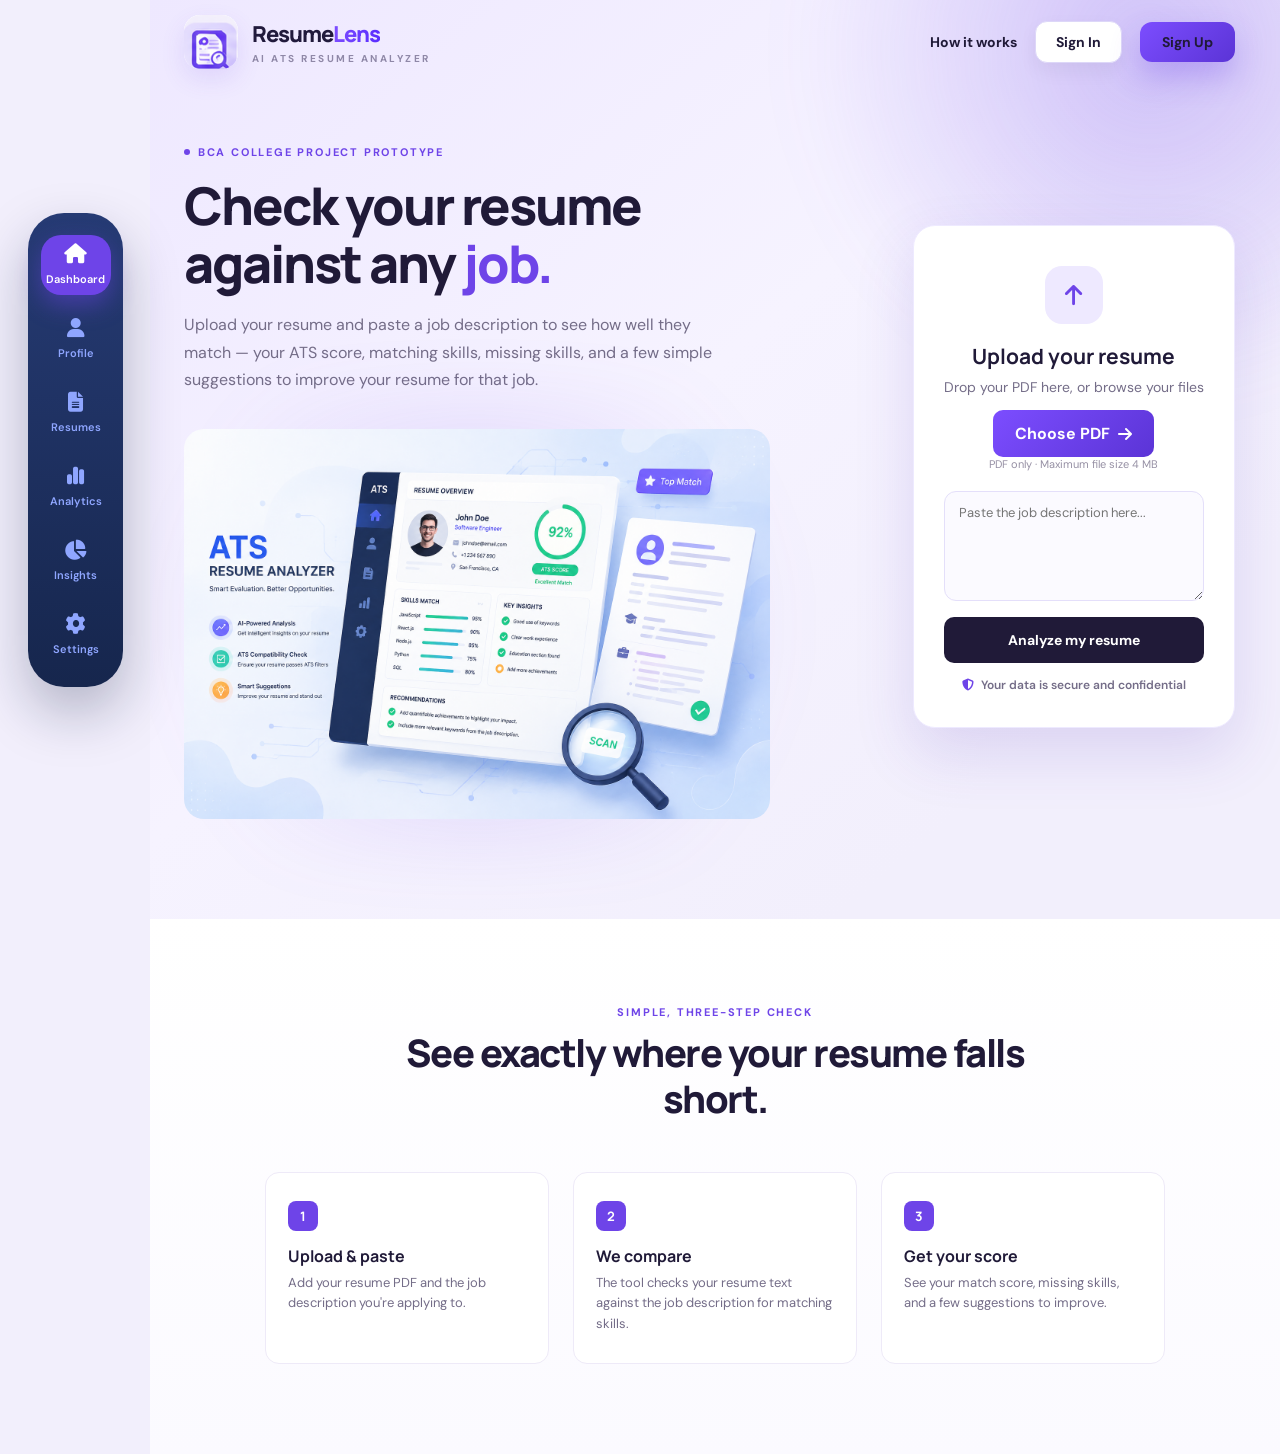
<file: index.html>
<!DOCTYPE html>
<html lang="en">
<head>
  <meta charset="UTF-8" />
  <meta name="viewport" content="width=device-width, initial-scale=1.0" />
  <title>ResumeLens — ATS Resume Analyzer</title>

  <link rel="stylesheet" href="https://cdnjs.cloudflare.com/ajax/libs/font-awesome/6.7.2/css/all.min.css">

  <link rel="preconnect" href="https://fonts.googleapis.com">
  <link rel="preconnect" href="https://fonts.gstatic.com" crossorigin>
  <link href="https://fonts.googleapis.com/css2?family=DM+Sans:wght@400;500;600;700&family=Manrope:wght@600;700;800&display=swap" rel="stylesheet">

  <link rel="stylesheet" href="styles.css">
</head>

<body>

  <!-- ================= FLOATING SIDEBAR ================= -->
  <aside class="sidebar">
    <nav class="sidebar-nav">
      <a href="#" class="side-item active" data-label="Dashboard">
        <i class="fas fa-house"></i>
        <span>Dashboard</span>
      </a>
      <a href="#" class="side-item" data-label="Profile">
        <i class="fas fa-user"></i>
        <span>Profile</span>
      </a>
      <a href="#" class="side-item" data-label="Resumes">
        <i class="fas fa-file-lines"></i>
        <span>Resumes</span>
      </a>
      <a href="#" class="side-item" data-label="Analytics">
        <i class="fas fa-chart-simple"></i>
        <span>Analytics</span>
      </a>
      <a href="#" class="side-item" data-label="Insights">
        <i class="fas fa-chart-pie"></i>
        <span>Insights</span>
      </a>
      <a href="#" class="side-item" data-label="Settings">
        <i class="fas fa-gear"></i>
        <span>Settings</span>
      </a>
    </nav>
  </aside>

  <div class="page">
    <section class="hero">
      <nav>
        <div class="logo">
          <div class="logo-icon-wrapper">
            <img src="images/logo.png" alt="ResumeLens" class="logo-img">
          </div>
          <div class="logo-text">
            <h2>Resume<span>Lens</span></h2>
            <small>AI ATS RESUME ANALYZER</small>
          </div>
        </div>

        <div class="nav-links">
          <a href="#how-it-works">How it works</a>
          <a href="signin.html" class="signin-btn">Sign In</a>
          <a href="signup.html" class="signup-btn">Sign Up</a>
        </div>
      </nav>

      <div class="hero-content">

        <!-- Left Side -->
        <div class="hero-left">
          <p class="eyebrow"><span class="eyebrow-dot"></span> BCA COLLEGE PROJECT PROTOTYPE</p>

          <h1>
            Check your resume<br>
            against any <em>job.</em>
          </h1>

          <p class="hero-text">
            Upload your resume and paste a job description to see how well they
            match — your ATS score, matching skills, missing skills, and a few
            simple suggestions to improve your resume for that job.
          </p>

          <div class="hero-image">
            <img src="images/ats-ui.png" alt="ATS Resume Analyzer dashboard preview">
          </div>
        </div>

        <!-- Right Side -->
        <form class="upload-card" id="analyzeForm">
          <div class="dropzone" id="uploadCard">
            <div class="upload-icon"><i class="fas fa-arrow-up"></i></div>

            <h2>Upload your resume</h2>
            <p>Drop your PDF here, or browse your files</p>

            <label class="choose-file" for="resumeFile">
              Choose PDF <i class="fas fa-arrow-right"></i>
            </label>

            <input id="resumeFile" name="resume" type="file" accept=".pdf,application/pdf" hidden required>

            <p class="file-note" id="fileNote">PDF only · Maximum file size 4 MB</p>
          </div>

          <textarea
            id="jobDescription"
            name="job_description"
            class="jd-input"
            placeholder="Paste the job description here..."
            required></textarea>

          <button type="submit" class="analyze-btn" id="analyzeBtn">
            Analyze my resume
          </button>

          <p class="error-note" id="errorNote"></p>

          <p class="secure-note"><i class="fas fa-shield-halved"></i> Your data is secure and confidential</p>
        </form>

      </div>
    </section>

    <section class="preview" id="how-it-works">
      <p class="eyebrow center">SIMPLE, THREE-STEP CHECK</p>
      <h2>See exactly where your resume falls short.</h2>

      <div class="steps-row">
        <div class="step-box">
          <div class="step-num">1</div>
          <h3>Upload &amp; paste</h3>
          <p>Add your resume PDF and the job description you're applying to.</p>
        </div>
        <div class="step-box">
          <div class="step-num">2</div>
          <h3>We compare</h3>
          <p>The tool checks your resume text against the job description for matching skills.</p>
        </div>
        <div class="step-box">
          <div class="step-num">3</div>
          <h3>Get your score</h3>
          <p>See your match score, missing skills, and a few suggestions to improve.</p>
        </div>
      </div>
    </section>
  </div>

  <script src="script.js"></script>
</body>
</html>
</file>
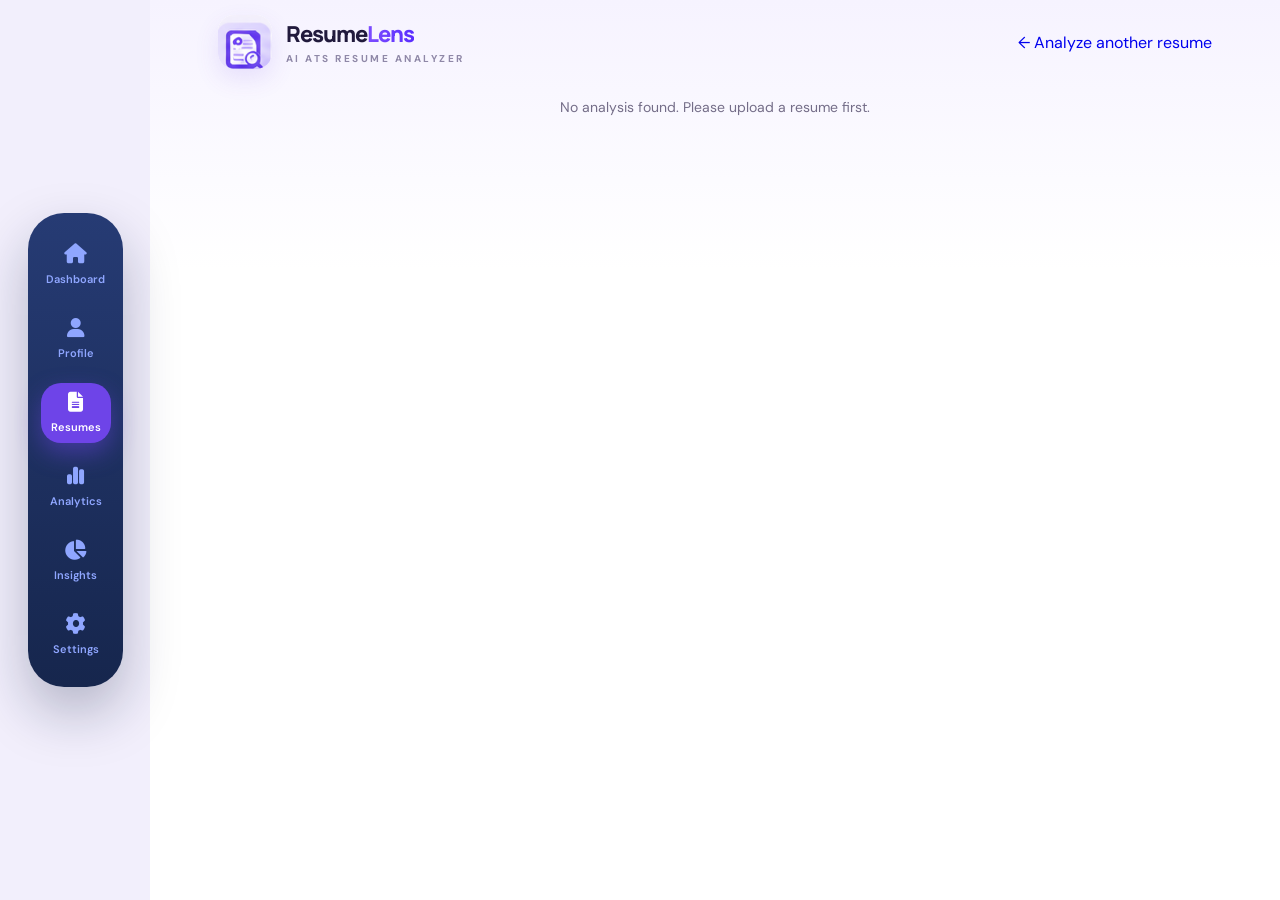
<file: results.html>
<!DOCTYPE html>
<html lang="en">
<head>
  <meta charset="UTF-8" />
  <meta name="viewport" content="width=device-width, initial-scale=1.0" />
  <title>Your Results — ResumeLens</title>

  <link rel="stylesheet" href="https://cdnjs.cloudflare.com/ajax/libs/font-awesome/6.7.2/css/all.min.css">

  <link rel="preconnect" href="https://fonts.googleapis.com">
  <link rel="preconnect" href="https://fonts.gstatic.com" crossorigin>
  <link href="https://fonts.googleapis.com/css2?family=DM+Sans:wght@400;500;600;700&family=Manrope:wght@600;700;800&display=swap" rel="stylesheet">

  <link rel="stylesheet" href="styles.css">
</head>

<body>

  <aside class="sidebar">
    <nav class="sidebar-nav">
      <a href="index.html" class="side-item" data-label="Dashboard">
        <i class="fas fa-house"></i>
        <span>Dashboard</span>
      </a>
      <a href="#" class="side-item" data-label="Profile">
        <i class="fas fa-user"></i>
        <span>Profile</span>
      </a>
      <a href="#" class="side-item active" data-label="Resumes">
        <i class="fas fa-file-lines"></i>
        <span>Resumes</span>
      </a>
      <a href="#" class="side-item" data-label="Analytics">
        <i class="fas fa-chart-simple"></i>
        <span>Analytics</span>
      </a>
      <a href="#" class="side-item" data-label="Insights">
        <i class="fas fa-chart-pie"></i>
        <span>Insights</span>
      </a>
      <a href="#" class="side-item" data-label="Settings">
        <i class="fas fa-gear"></i>
        <span>Settings</span>
      </a>
    </nav>
    <div class="sidebar-dots"><span></span><span></span><span></span></div>
  </aside>

  <div class="page">
    <section class="results-page">
      <nav>
        <div class="logo">
          <div class="logo-icon-wrapper">
            <img src="images/logo.png" alt="ResumeLens" class="logo-img">
          </div>
          <div class="logo-text">
            <h2>Resume<span>Lens</span></h2>
            <small>AI ATS RESUME ANALYZER</small>
          </div>
        </div>
        <a href="index.html" class="back-link">← Analyze another resume</a>
      </nav>

      <div class="dashboard" id="dashboard">
        <div class="dashboard-content">
          <div class="dashboard-header">
            <div>
              <small>RESUME ANALYSIS</small>
              <b id="resumeName">Your Resume</b>
            </div>
          </div>

          <div class="cards">
            <div class="card">
              <small>ATS MATCH SCORE</small>
              <div class="score"><span id="scoreValue">--</span><span>/100</span></div>
              <div class="success" id="scoreMessage"></div>
            </div>

            <div class="card">
              <small>MATCHING SKILLS</small>
              <div class="skill-list" id="matchedSkills"></div>
            </div>
          </div>

          <div class="keywords">
            <small>MISSING SKILLS</small>
            <div id="missingSkills"></div>
          </div>

          <div class="suggestions">
            <small>SUGGESTIONS TO IMPROVE</small>
            <ul id="suggestionsList"></ul>
          </div>
        </div>
      </div>

      <p class="loading-note" id="loadingNote">Loading your results...</p>
    </section>
  </div>

  <script src="results.js"></script>
</body>
</html>
</file>
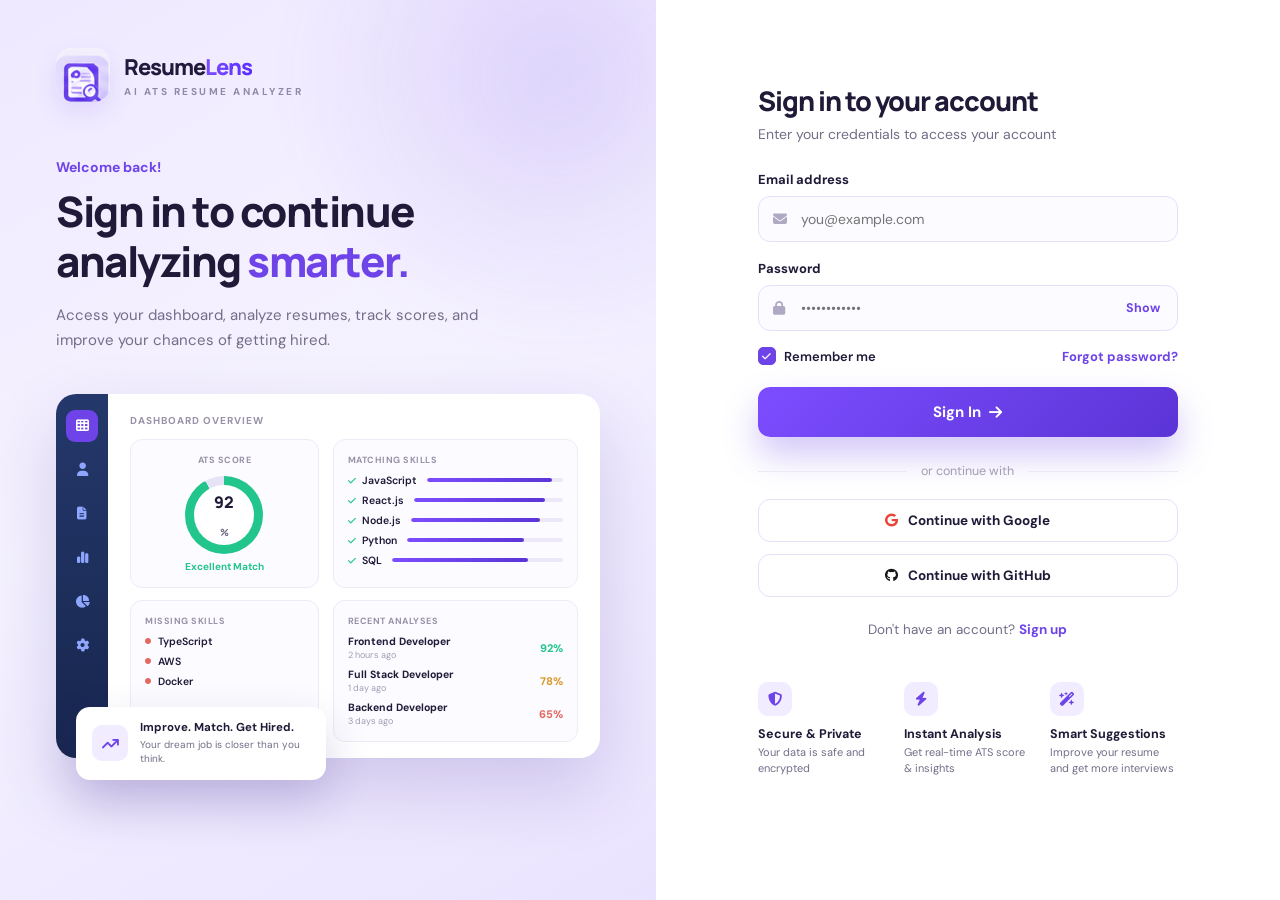
<file: signin.html>
<!DOCTYPE html>
<html lang="en">
<head>
  <meta charset="UTF-8" />
  <meta name="viewport" content="width=device-width, initial-scale=1.0" />
  <title>Sign In — ResumeLens</title>

  <link rel="stylesheet" href="https://cdnjs.cloudflare.com/ajax/libs/font-awesome/6.7.2/css/all.min.css">

  <link rel="preconnect" href="https://fonts.googleapis.com">
  <link rel="preconnect" href="https://fonts.gstatic.com" crossorigin>
  <link href="https://fonts.googleapis.com/css2?family=DM+Sans:wght@400;500;600;700&family=Manrope:wght@600;700;800&display=swap" rel="stylesheet">

  <link rel="stylesheet" href="styles.css">
</head>
<body>

  <div class="auth-page">

    <!-- ================= LEFT PANEL ================= -->
    <section class="auth-left">
      <div class="logo auth-logo">
        <div class="logo-icon-wrapper">
          <img src="images/logo.png" alt="ResumeLens" class="logo-img">
        </div>
        <div class="logo-text">
          <h2>Resume<span>Lens</span></h2>
          <small>AI ATS RESUME ANALYZER</small>
        </div>
      </div>

      <div class="auth-copy">
        <p class="auth-eyebrow">Welcome back!</p>
        <h1 class="auth-heading">Sign in to continue<br>analyzing <em>smarter.</em></h1>
        <p class="auth-subtext">
          Access your dashboard, analyze resumes, track scores, and
          improve your chances of getting hired.
        </p>
      </div>

      <!-- Dashboard preview card -->
      <div class="preview-wrap">
      <div class="preview-card">
        <div class="mini-sidebar">
          <div class="mini-item active"><i class="fas fa-table-cells"></i></div>
          <div class="mini-item"><i class="fas fa-user"></i></div>
          <div class="mini-item"><i class="fas fa-file-lines"></i></div>
          <div class="mini-item"><i class="fas fa-chart-simple"></i></div>
          <div class="mini-item"><i class="fas fa-chart-pie"></i></div>
          <div class="mini-item"><i class="fas fa-gear"></i></div>
        </div>

        <div class="preview-content">
          <small class="preview-title">DASHBOARD OVERVIEW</small>

          <div class="preview-grid">
            <div class="preview-box score-box">
              <small>ATS SCORE</small>
              <div class="score-ring">
                <span>92<em>%</em></span>
              </div>
              <p class="score-label">Excellent Match</p>
            </div>

            <div class="preview-box">
              <small>MATCHING SKILLS</small>
              <ul class="skill-rows">
                <li><i class="fas fa-check"></i> JavaScript <span class="bar"><i style="width:92%"></i></span></li>
                <li><i class="fas fa-check"></i> React.js <span class="bar"><i style="width:88%"></i></span></li>
                <li><i class="fas fa-check"></i> Node.js <span class="bar"><i style="width:85%"></i></span></li>
                <li><i class="fas fa-check"></i> Python <span class="bar"><i style="width:75%"></i></span></li>
                <li><i class="fas fa-check"></i> SQL <span class="bar"><i style="width:80%"></i></span></li>
              </ul>
            </div>
          </div>

          <div class="preview-grid">
            <div class="preview-box">
              <small>MISSING SKILLS</small>
              <ul class="missing-rows">
                <li><i class="fas fa-circle"></i> TypeScript</li>
                <li><i class="fas fa-circle"></i> AWS</li>
                <li><i class="fas fa-circle"></i> Docker</li>
              </ul>
            </div>

            <div class="preview-box">
              <small>RECENT ANALYSES</small>
              <ul class="recent-rows">
                <li>
                  <div><b>Frontend Developer</b><span>2 hours ago</span></div>
                  <em class="score-good">92%</em>
                </li>
                <li>
                  <div><b>Full Stack Developer</b><span>1 day ago</span></div>
                  <em class="score-mid">78%</em>
                </li>
                <li>
                  <div><b>Backend Developer</b><span>3 days ago</span></div>
                  <em class="score-low">65%</em>
                </li>
              </ul>
            </div>
          </div>
        </div>

      </div>

      <div class="callout-card">
        <div class="callout-icon"><i class="fas fa-arrow-trend-up"></i></div>
        <div>
          <b>Improve. Match. Get Hired.</b>
          <p>Your dream job is closer than you think.</p>
        </div>
      </div>
      </div>
    </section>

    <!-- ================= RIGHT PANEL ================= -->
    <section class="auth-right">
      <form class="auth-form" id="signinForm">
        <h1>Sign in to your account</h1>
        <p class="auth-form-sub">Enter your credentials to access your account</p>

        <label class="field-label" for="email">Email address</label>
        <div class="input-wrap">
          <i class="fas fa-envelope"></i>
          <input type="email" id="email" name="email" placeholder="you@example.com" required>
        </div>

        <label class="field-label" for="password">Password</label>
        <div class="input-wrap">
          <i class="fas fa-lock"></i>
          <input type="password" id="password" name="password" placeholder="••••••••••••" required>
          <button type="button" class="show-toggle" id="showToggle">Show</button>
        </div>

        <div class="form-row">
          <label class="checkbox-wrap">
            <input type="checkbox" checked>
            <span class="checkbox-box"><i class="fas fa-check"></i></span>
            Remember me
          </label>
          <a href="#" class="forgot-link">Forgot password?</a>
        </div>

        <button type="submit" class="signin-submit">
          Sign In <i class="fas fa-arrow-right"></i>
        </button>

        <p class="auth-note" id="authNote"></p>

        <div class="divider"><span>or continue with</span></div>

        <div class="social-buttons">
          <button type="button" class="social-btn">
            <i class="fab fa-google"></i> Continue with Google
          </button>
          <button type="button" class="social-btn">
            <i class="fab fa-github"></i> Continue with GitHub
          </button>
        </div>

        <p class="auth-switch">Don't have an account? <a href="signup.html">Sign up</a></p>
      </form>

      <div class="auth-features">
        <div class="auth-feature">
          <div class="auth-feature-icon"><i class="fas fa-shield-halved"></i></div>
          <div>
            <b>Secure &amp; Private</b>
            <p>Your data is safe and encrypted</p>
          </div>
        </div>
        <div class="auth-feature">
          <div class="auth-feature-icon"><i class="fas fa-bolt"></i></div>
          <div>
            <b>Instant Analysis</b>
            <p>Get real-time ATS score &amp; insights</p>
          </div>
        </div>
        <div class="auth-feature">
          <div class="auth-feature-icon"><i class="fas fa-wand-magic-sparkles"></i></div>
          <div>
            <b>Smart Suggestions</b>
            <p>Improve your resume and get more interviews</p>
          </div>
        </div>
      </div>
    </section>

  </div>

  <script>
    // Password show/hide toggle
    const pwInput = document.getElementById("password");
    const showToggle = document.getElementById("showToggle");
    showToggle.addEventListener("click", () => {
      const isHidden = pwInput.type === "password";
      pwInput.type = isHidden ? "text" : "password";
      showToggle.textContent = isHidden ? "Hide" : "Show";
    });

    // This is a BCA prototype with no real authentication backend yet —
    // the form is visual only, so we just explain that instead of pretending to sign in.
    const signinForm = document.getElementById("signinForm");
    const authNote = document.getElementById("authNote");
    signinForm.addEventListener("submit", (event) => {
      event.preventDefault();
      authNote.textContent = "This prototype doesn't require an account yet — head to the home page to analyze a resume directly.";
    });
  </script>
</body>
</html>
</file>
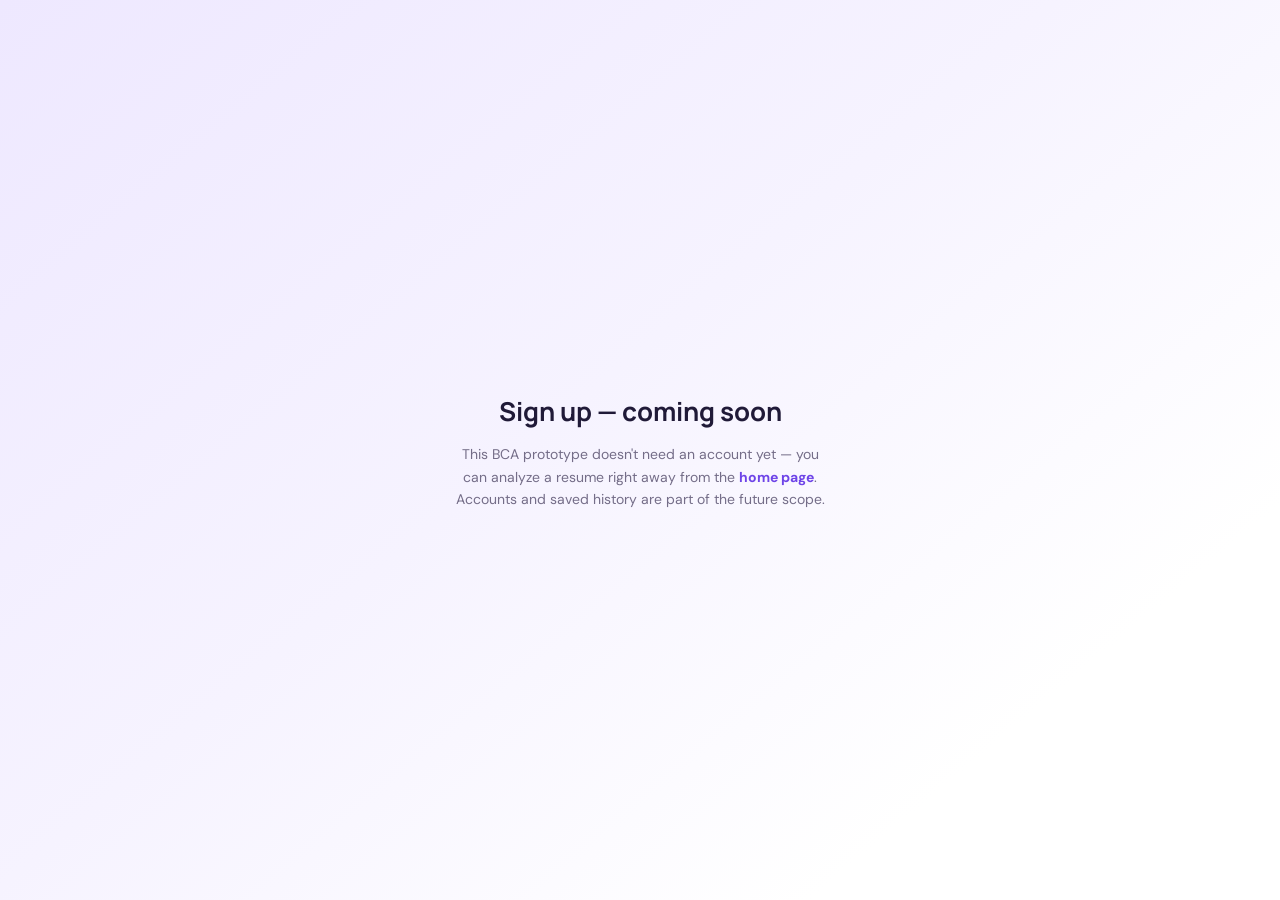
<file: signup.html>
<!DOCTYPE html>
<html lang="en">
<head>
  <meta charset="UTF-8" />
  <meta name="viewport" content="width=device-width, initial-scale=1.0" />
  <title>Sign Up — ResumeLens</title>
  <link href="https://fonts.googleapis.com/css2?family=DM+Sans:wght@400;600;700&family=Manrope:wght@700;800&display=swap" rel="stylesheet">
  <style>
    body {
      margin: 0;
      min-height: 100vh;
      display: flex;
      align-items: center;
      justify-content: center;
      font-family: "DM Sans", sans-serif;
      background: linear-gradient(140deg, #eee8ff 0%, #f6f3ff 45%, white 80%);
      color: #201a38;
      text-align: center;
    }
    .box { max-width: 380px; padding: 40px; }
    h1 { font-family: "Manrope", sans-serif; font-size: 26px; margin-bottom: 10px; }
    p { color: #746d88; font-size: 14px; line-height: 1.6; }
    a { color: #6e44e8; font-weight: 700; text-decoration: none; }
  </style>
</head>
<body>
  <div class="box">
    <h1>Sign up — coming soon</h1>
    <p>
      This BCA prototype doesn't need an account yet — you can analyze a resume
      right away from the <a href="index.html">home page</a>. Accounts and saved
      history are part of the future scope.
    </p>
  </div>
</body>
</html>
</file>
<file: styles.css>
:root {
  --purple: #6e44e8;
  --purple-light: #7c4dff;
  --purple-dark: #5b34d6;
  --dark: #201a38;
  --navy-dark: #17264e;
  --navy-light: #24386b;
  --muted: #746d88;
  --sidebar-width: 111px;
}

* {
  box-sizing: border-box;
}

body {
  margin: 0;
  font-family: "DM Sans", sans-serif;
  color: var(--dark);
  background: #f2effc;
}

a {
  text-decoration: none;
}

button {
  border: none;
  cursor: pointer;
  font: 600 14px "DM Sans", sans-serif;
}

/* ==========================
        LAYOUT / PAGE
========================== */

.page {
  margin-left: 150px;
}

@media (max-width: 900px) {
  .page {
    margin-left: 0;
  }
}

/* ==========================
        FULL-HEIGHT SIDEBAR
========================== */

.sidebar{

    position:fixed;

    left:28px;
    top:50%;
    transform:translateY(-50%);

    width:95px;

    border-radius:36px;

    background:linear-gradient(
        180deg,
        #263b74 0%,
        #16264d 100%
    );

    display:flex;
    flex-direction:column;
    align-items:center;
    justify-content:center;

    padding:22px 0;

    box-shadow:
        0 25px 55px rgba(15,25,60,.28);

    z-index:999;

    animation: sidebarEnter 1s ease;

}
.sidebar-nav{

    width:100%;
    height:auto;

    display:flex;
    flex-direction:column;

    align-items:center;

    gap:14px;

}

.side-item{

    width:70px;

    display:flex;

    flex-direction:column;

    align-items:center;

    justify-content:center;

    gap:8px;

    padding:9px;

    border-radius:20px;

    color:#8fa6ff;

    transition:.35s;

}

.side-item i {
  font-size: 20px;
}

.side-item span {
  font-size: 11px;
  font-weight: 600;
  font-family: "DM Sans", sans-serif;
}

.side-item:hover {
  background: rgba(255, 255, 255, 0.08);
  color: white;
  transform: translateY(-2px);
}

.side-item.active {
  background: var(--purple);
  color: white;
  box-shadow: 0 10px 25px rgba(110, 68, 232, 0.45);
}

@keyframes sidebarEnter {
  from {
    opacity: 0;
    transform: translateY(-50%) translateX(-60px);
  }
  to {
    opacity: 1;
    transform: translateY(-50%) translateX(0);
  }
}

@media (max-width: 900px) {
  .sidebar {
    display: none;
  }
}

/* ==========================
        HERO SECTION
========================== */

.hero {
  min-height: 650px;
  padding: 0 4% 0 3%;
  position: relative;
  overflow: hidden;
  background: linear-gradient(140deg, #eee8ff 0%, #f6f3ff 45%, #f2effc 80%);
}

.hero::after {
  content: "";
  position: absolute;
  width: 700px;
  height: 700px;
  top: -300px;
  right: -220px;
  border-radius: 50%;
  background: radial-gradient(
    circle,
    rgba(110, 68, 232, 0.3) 0%,
    rgba(110, 68, 232, 0.15) 35%,
    transparent 70%
  );
  filter: blur(35px);
}

nav {
  height: 84px;
  display: flex;
  justify-content: space-between;
  align-items: center;
  position: relative;
  z-index: 5;
}

/* ---------- Logo ---------- */

.logo {
  display: flex;
  align-items: center;
  gap: 14px;
  cursor: pointer;
  transition: 0.35s;
  animation: logoAppear 0.8s ease;
}

@keyframes logoAppear {
  from {
    opacity: 0;
    transform: translateY(-18px);
  }
  to {
    opacity: 1;
    transform: translateY(0);
  }
}

.logo:hover {
  transform: translateY(-2px);
}

.logo-icon-wrapper {
  width: 54px;
  height: 54px;
  display: flex;
  justify-content: center;
  align-items: center;
  border-radius: 16px;
  background: linear-gradient(145deg, #ffffff, #f6f3ff);
  box-shadow: 0 10px 25px rgba(110, 68, 232, 0.12), inset 0 1px 1px rgba(255, 255, 255, 0.8);
  overflow: hidden;
}

.logo-img {
  width: 100%;
  height: 100%;
  object-fit: cover;
  transition: 0.45s;
}

.logo:hover .logo-img {
  transform: rotate(-8deg) scale(1.08);
}

.logo-text {
  display: flex;
  flex-direction: column;
}

.logo-text h2 {
  margin: 0;
  font-family: "Manrope", sans-serif;
  font-size: 22px;
  font-weight: 800;
  color: #211a3c;
  letter-spacing: -1px;
}

.logo-text h2 span {
  background: linear-gradient(90deg, #7d4dff, #5a2dff);
  -webkit-background-clip: text;
  -webkit-text-fill-color: transparent;
}

.logo-text small {
  margin-top: 3px;
  letter-spacing: 2.5px;
  font-size: 10px;
  font-weight: 700;
  color: #8f88a7;
}

/* ---------- Nav links ---------- */

.nav-links {
  display: flex;
  align-items: center;
  gap: 18px;
}

.nav-links a {
  font-size: 14px;
  font-weight: 700;
  transition: 0.3s ease;
  color: var(--dark);
}

.signin-btn {
  color: var(--dark);
  padding: 11px 20px;
  border: 1px solid #ddd7f8;
  border-radius: 12px;
  background: white;
  box-shadow: 0 8px 20px rgba(0, 0, 0, 0.05);
}

.signin-btn:hover {
  color: var(--purple);
  border-color: var(--purple);
  transform: translateY(-2px);
}

.signup-btn {
  color: white;
  padding: 11px 22px;
  border-radius: 12px;
  background: linear-gradient(135deg, var(--purple-light), var(--purple-dark));
  box-shadow: 0 15px 30px rgba(110, 68, 232, 0.3);
  display: inline-block;
}

.signup-btn:hover {
  transform: translateY(-3px) scale(1.03);
  box-shadow: 0 20px 35px rgba(110, 68, 232, 0.45);
}

/* ---------- Hero content ---------- */

.hero-content {
  display: grid;
  grid-template-columns: 1.3fr 0.9fr;
  align-items: center;
  gap: 60px;
  max-width: 1280px;
  margin: auto;
  padding: 50px 0 100px;
  position: relative;
  z-index: 1;
}

.eyebrow {
  display: flex;
  align-items: center;
  gap: 8px;
  color: var(--purple);
  font-size: 11px;
  font-weight: 700;
  letter-spacing: 1.8px;
}

.eyebrow.center {
  justify-content: center;
}

.eyebrow-dot {
  width: 6px;
  height: 6px;
  border-radius: 50%;
  background: var(--purple);
  display: inline-block;
}

h1 {
  margin: 18px 0;
  font: 800 clamp(36px, 4.2vw, 52px) / 1.12 "Manrope", sans-serif;
  letter-spacing: -2px;
}

h1 em {
  color: var(--purple);
  font-style: normal;
}

.hero-text {
  max-width: 540px;
  color: var(--muted);
  font-size: 16px;
  line-height: 1.7;
}

/* ---------- Hero dashboard image ---------- */

.hero-image {
  position: relative;
  margin-top: 36px;
  width: 100%;
  max-width: 620px;
  opacity: 0;
  transform: translateY(30px);
  animation: heroEnter 1s cubic-bezier(0.18, 0.89, 0.32, 1.1) 0.3s forwards,
    floating 6s ease-in-out 1.5s infinite;
}

.hero-image::before {
  content: "";
  position: absolute;
  width: 120%;
  height: 120%;
  left: 50%;
  top: 50%;
  transform: translate(-50%, -50%);
  border-radius: 30px;
  background: radial-gradient(
    circle,
    rgba(110, 68, 232, 0.18) 0%,
    rgba(110, 68, 232, 0.08) 45%,
    transparent 75%
  );
  filter: blur(30px);
  z-index: -1;
}

.hero-image img {
  width: 100%;
  display: block;
  border-radius: 20px;
}

@keyframes heroEnter {
  0% {
    opacity: 0;
    transform: translateY(40px) scale(0.97);
  }
  100% {
    opacity: 1;
    transform: translateY(0) scale(1);
  }
}

@keyframes floating {
  0% {
    transform: translateY(0);
  }
  50% {
    transform: translateY(-10px);
  }
  100% {
    transform: translateY(0);
  }
}

/* ---------- Upload card + form ---------- */

.upload-card {
  max-width: 390px;
  margin-left: auto;
  padding: 40px 30px 34px;
  text-align: center;
  border: 1px solid #eeeaff;
  border-radius: 22px;
  background: white;
  box-shadow: 0 25px 60px rgba(87, 55, 185, 0.15);
  transition: 0.2s;
  display: flex;
  flex-direction: column;
  opacity: 0;
  animation: cardEnter 0.9s ease 0.2s forwards;
}

@keyframes cardEnter {
  from {
    opacity: 0;
    transform: translateY(20px);
  }
  to {
    opacity: 1;
    transform: translateY(0);
  }
}

.dropzone {
  display: flex;
  flex-direction: column;
  align-items: center;
  border-radius: 16px;
  transition: 0.2s;
}

.dropzone.dragging {
  background: #f6f3ff;
  outline: 2px dashed var(--purple);
  outline-offset: 6px;
}

.upload-icon {
  display: grid;
  place-items: center;
  width: 58px;
  height: 58px;
  margin: auto;
  color: var(--purple);
  background: #eee9ff;
  border-radius: 17px;
  font-size: 23px;
}

.upload-card h2 {
  margin: 18px 0 8px;
  font: 700 21px "Manrope", sans-serif;
}

.upload-card p {
  color: var(--muted);
  font-size: 14px;
  margin: 0;
}

.choose-file {
  display: inline-flex;
  align-items: center;
  justify-content: center;
  gap: 8px;
  margin-top: 14px;
  padding: 13px 22px;
  color: white;
  background: linear-gradient(135deg, var(--purple-light), var(--purple-dark));
  border-radius: 10px;
  font-weight: 700;
  cursor: pointer;
  transition: 0.25s;
}

.choose-file:hover {
  transform: translateY(-2px);
  box-shadow: 0 12px 24px rgba(110, 68, 232, 0.3);
}

.file-note {
  margin-top: 16px;
  color: #9690a4 !important;
  font-size: 11px !important;
}

.jd-input {
  margin-top: 20px;
  width: 100%;
  min-height: 110px;
  padding: 12px 14px;
  border: 1px solid #e4dffa;
  border-radius: 12px;
  background: #fbfaff;
  font: 400 13px "DM Sans", sans-serif;
  color: var(--dark);
  resize: vertical;
}

.jd-input:focus {
  outline: none;
  border-color: var(--purple);
}

.analyze-btn {
  margin-top: 16px;
  padding: 14px 20px;
  color: white;
  background: var(--dark);
  border-radius: 10px;
  font-weight: 700;
  font-size: 14px;
  transition: 0.25s;
}

.analyze-btn:hover {
  background: var(--purple);
  transform: translateY(-2px);
}

.analyze-btn:disabled {
  opacity: 0.6;
  cursor: not-allowed;
  transform: none;
}

.error-note {
  margin-top: 10px;
  color: #d94f4f !important;
  font-size: 11px !important;
  min-height: 14px;
}

.secure-note {
  margin: 18px 0 0;
  display: flex;
  align-items: center;
  justify-content: center;
  gap: 7px;
  color: var(--muted) !important;
  font-size: 12px !important;
  font-weight: 600 !important;
}

.secure-note i {
  color: var(--purple);
}

/* ---------- How it works / steps ---------- */

.preview {
  padding: 75px 6% 90px;
  text-align: center;
  background: linear-gradient(white, #fbfaff);
}

.preview h2 {
  max-width: 680px;
  margin: 10px auto 50px;
  font: 800 clamp(28px, 3vw, 38px) / 1.2 "Manrope", sans-serif;
  letter-spacing: -1.5px;
}

.steps-row {
  display: grid;
  grid-template-columns: repeat(3, 1fr);
  gap: 24px;
  max-width: 900px;
  margin: auto;
}

.step-box {
  padding: 28px 22px;
  text-align: left;
  border: 1px solid #eeeaf8;
  border-radius: 14px;
  background: white;
  transition: 0.3s;
}

.step-box:hover {
  transform: translateY(-4px);
  box-shadow: 0 20px 40px rgba(110, 68, 232, 0.1);
}

.step-num {
  display: grid;
  place-items: center;
  width: 30px;
  height: 30px;
  margin-bottom: 14px;
  color: white;
  background: var(--purple);
  border-radius: 8px;
  font: 700 13px "Manrope", sans-serif;
}

.step-box h3 {
  margin: 0 0 6px;
  font: 700 16px "Manrope", sans-serif;
}

.step-box p {
  margin: 0;
  color: var(--muted);
  font-size: 13px;
  line-height: 1.6;
}

/* ---------- Results page (shared styles) ---------- */

.results-page {
  padding: 0 6% 80px;
  min-height: 100vh;
  background: linear-gradient(180deg, #f6f3ff 0%, white 30%);
}

.loading-note {
  text-align: center;
  color: var(--muted);
  font-size: 14px;
}

.dashboard {
  width: min(880px, 100%);
  min-height: 330px;
  display: none;
  margin: 30px auto auto;
  text-align: left;
  background: white;
  border: 1px solid #eeeaf8;
  border-radius: 15px;
  overflow: hidden;
  box-shadow: 0 22px 55px rgba(79, 49, 163, 0.12);
}

.dashboard.visible {
  display: flex;
}

.dashboard-content {
  flex: 1;
  padding: 28px 36px 36px;
}

.dashboard-header {
  display: flex;
  align-items: center;
  justify-content: space-between;
}

small {
  display: block;
  color: #9891a8;
  font-size: 10px;
  font-weight: 700;
}

.dashboard-header b {
  font: 700 16px "Manrope", sans-serif;
}

.cards {
  display: grid;
  grid-template-columns: 1fr 1.3fr;
  gap: 18px;
  margin-top: 25px;
}

.card,
.keywords,
.suggestions {
  padding: 18px;
  border: 1px solid #eeeaf6;
  border-radius: 10px;
}

.score {
  margin: 5px 0;
  font: 800 40px "Manrope", sans-serif;
}

.score span:last-child {
  color: #aaa3b7;
  font: 400 12px "DM Sans", sans-serif;
}

.success {
  color: #54a781;
  font-size: 11px;
  font-weight: 700;
}

.skill-list,
#missingSkills {
  margin-top: 10px;
  display: flex;
  flex-wrap: wrap;
  gap: 6px;
}

.tag {
  display: inline-block;
  padding: 5px 8px;
  color: #6e677c;
  background: #f1eef8;
  border-radius: 4px;
  font-size: 10px;
}

.tag.missing {
  color: #b5453c;
  background: #fbe9e7;
}

.keywords {
  margin-top: 16px;
}

.suggestions {
  margin-top: 16px;
}

.suggestions ul {
  margin: 10px 0 0;
  padding-left: 18px;
  color: var(--dark);
  font-size: 13px;
  line-height: 1.8;
}

/* ---------- Responsive ---------- */

@media (max-width: 900px) {
  .hero-content {
    grid-template-columns: 1fr;
    padding: 40px 0 60px;
  }

  .upload-card {
    margin: 0;
  }

  .hero {
    padding: 0 6%;
  }
}

@media (max-width: 760px) {
  .nav-links {
    display: none;
  }

  .steps-row {
    grid-template-columns: 1fr;
  }

  .cards {
    grid-template-columns: 1fr;
  }

  .dashboard-content {
    padding: 22px 15px;
  }
}

@media (prefers-reduced-motion: reduce) {
  *,
  *::before,
  *::after {
    animation-duration: 0.01ms !important;
    animation-iteration-count: 1 !important;
    transition-duration: 0.01ms !important;
  }
}

/* =========================================================
        AUTH PAGES (Sign In / Sign Up)
========================================================= */

.auth-page {
  min-height: 100vh;
  display: grid;
  grid-template-columns: 1.05fr 1fr;
}

/* ---------- Left panel ---------- */

.auth-left {
  position: relative;
  padding: 48px 56px;
  overflow: hidden;
  background: linear-gradient(150deg, #efe9ff 0%, #f5f2ff 45%, #eae3ff 100%);
}

.auth-left::before {
  content: "";
  position: absolute;
  width: 520px;
  height: 520px;
  top: -180px;
  right: -160px;
  border-radius: 50%;
  background: radial-gradient(circle, rgba(110, 68, 232, 0.16) 0%, rgba(110, 68, 232, 0.06) 45%, transparent 75%);
  filter: blur(20px);
}

.auth-logo {
  animation: fadeSlideDown 0.7s ease both;
}

.auth-copy {
  margin-top: 56px;
  position: relative;
  z-index: 1;
}

.auth-eyebrow {
  color: var(--purple);
  font-weight: 700;
  font-size: 14px;
  margin: 0 0 10px;
  animation: fadeSlideUp 0.7s ease 0.1s both;
}

.auth-heading {
  margin: 0 0 16px;
  font: 800 clamp(30px, 3.4vw, 42px) / 1.2 "Manrope", sans-serif;
  letter-spacing: -1.5px;
  color: var(--dark);
  animation: fadeSlideUp 0.7s ease 0.2s both;
}

.auth-heading em {
  color: var(--purple);
  font-style: normal;
}

.auth-subtext {
  max-width: 440px;
  color: var(--muted);
  font-size: 15px;
  line-height: 1.7;
  animation: fadeSlideUp 0.7s ease 0.3s both;
}

@keyframes fadeSlideDown {
  from { opacity: 0; transform: translateY(-16px); }
  to { opacity: 1; transform: translateY(0); }
}

@keyframes fadeSlideUp {
  from { opacity: 0; transform: translateY(18px); }
  to { opacity: 1; transform: translateY(0); }
}

/* ---------- Dashboard preview card ---------- */

.preview-wrap {
  position: relative;
  margin-top: 40px;
}

.preview-card {
  position: relative;
  display: flex;
  background: white;
  border-radius: 20px;
  box-shadow: 0 30px 70px rgba(60, 40, 140, 0.18);
  overflow: hidden;
  opacity: 0;
  transform: translateY(24px) scale(0.98);
  animation: previewEnter 0.8s cubic-bezier(0.18, 0.89, 0.32, 1.1) 0.45s forwards,
    previewFloat 7s ease-in-out 1.5s infinite;
}

@keyframes previewEnter {
  to { opacity: 1; transform: translateY(0) scale(1); }
}

@keyframes previewFloat {
  0%, 100% { transform: translateY(0); }
  50% { transform: translateY(-8px); }
}

.mini-sidebar {
  width: 52px;
  padding: 16px 0;
  display: flex;
  flex-direction: column;
  align-items: center;
  gap: 12px;
  background: linear-gradient(180deg, var(--navy-light), var(--navy-dark));
}

.mini-item {
  width: 32px;
  height: 32px;
  display: grid;
  place-items: center;
  border-radius: 9px;
  color: #8fa6ff;
  font-size: 13px;
  transition: 0.25s;
}

.mini-item.active {
  background: var(--purple);
  color: white;
}

.preview-content {
  flex: 1;
  padding: 20px 22px 16px;
  min-width: 0;
}

.preview-title {
  color: #9891a8;
  font-size: 10px;
  font-weight: 700;
  letter-spacing: 1px;
}

.preview-grid {
  display: grid;
  grid-template-columns: 1fr 1.3fr;
  gap: 14px;
  margin-top: 12px;
}

.preview-box {
  padding: 14px;
  border: 1px solid #eeeaf6;
  border-radius: 12px;
  background: #fcfbff;
}

.preview-box small {
  display: block;
  color: #9891a8;
  font-size: 9px;
  font-weight: 700;
  letter-spacing: 0.5px;
}

/* Score ring */

.score-box {
  text-align: center;
}

.score-ring {
  width: 78px;
  height: 78px;
  margin: 10px auto 6px;
  border-radius: 50%;
  display: grid;
  place-items: center;
  background: conic-gradient(#22c58b 0deg 331deg, #e7e3f6 331deg 360deg);
  animation: ringGrow 1.1s ease 0.7s both;
}

@keyframes ringGrow {
  from { transform: scale(0.6); opacity: 0; }
  to { transform: scale(1); opacity: 1; }
}

.score-ring::before {
  content: "";
  position: absolute;
}

.score-ring span {
  width: 60px;
  height: 60px;
  border-radius: 50%;
  background: white;
  display: grid;
  place-items: center;
  font: 800 16px "Manrope", sans-serif;
  color: var(--dark);
}

.score-ring span em {
  font-style: normal;
  font-size: 10px;
  color: var(--muted);
  margin-left: 1px;
}

.score-label {
  margin: 4px 0 0;
  color: #22c58b;
  font-size: 10px;
  font-weight: 700;
}

/* Skill rows */

.skill-rows,
.missing-rows,
.recent-rows {
  list-style: none;
  margin: 8px 0 0;
  padding: 0;
  display: flex;
  flex-direction: column;
  gap: 7px;
}

.skill-rows li {
  display: flex;
  align-items: center;
  gap: 6px;
  font-size: 10.5px;
  color: var(--dark);
  font-weight: 600;
}

.skill-rows i {
  color: #22c58b;
  font-size: 9px;
}

.skill-rows .bar {
  flex: 1;
  height: 4px;
  border-radius: 3px;
  background: #ece8f8;
  overflow: hidden;
  margin-left: 4px;
}

.skill-rows .bar i {
  display: block;
  height: 100%;
  border-radius: 3px;
  background: linear-gradient(90deg, var(--purple-light), var(--purple-dark));
  animation: barGrow 1s ease 0.8s both;
  transform-origin: left;
}

@keyframes barGrow {
  from { transform: scaleX(0); }
  to { transform: scaleX(1); }
}

.missing-rows li {
  display: flex;
  align-items: center;
  gap: 7px;
  font-size: 10.5px;
  color: var(--dark);
  font-weight: 600;
}

.missing-rows i {
  color: #e5685f;
  font-size: 6px;
}

.recent-rows li {
  display: flex;
  align-items: center;
  justify-content: space-between;
  gap: 8px;
}

.recent-rows b {
  display: block;
  font-size: 10.5px;
  color: var(--dark);
}

.recent-rows span {
  display: block;
  font-size: 9px;
  color: #a39cb3;
  margin-top: 1px;
}

.recent-rows em {
  font-style: normal;
  font-size: 11px;
  font-weight: 800;
}

.score-good { color: #22c58b; }
.score-mid { color: #d99a2b; }
.score-low { color: #e5685f; }

/* Floating callout card */

.callout-card {
  position: absolute;
  left: 20px;
  bottom: -22px;
  display: flex;
  align-items: center;
  gap: 12px;
  max-width: 250px;
  padding: 14px 16px;
  background: white;
  border-radius: 14px;
  box-shadow: 0 20px 45px rgba(60, 40, 140, 0.2);
  opacity: 0;
  animation: fadeSlideUp 0.7s ease 1s both;
}

.callout-icon {
  width: 36px;
  height: 36px;
  flex-shrink: 0;
  display: grid;
  place-items: center;
  border-radius: 10px;
  background: #f1ecff;
  color: var(--purple);
  font-size: 15px;
}

.callout-card b {
  display: block;
  font-size: 11.5px;
  color: var(--dark);
  line-height: 1.3;
}

.callout-card p {
  margin: 2px 0 0;
  font-size: 10px;
  color: var(--muted);
  line-height: 1.4;
}

/* ---------- Right panel ---------- */

.auth-right {
  display: flex;
  flex-direction: column;
  align-items: center;
  justify-content: center;
  padding: 48px 56px 90px;
  background: white;
}

.auth-form {
  width: 100%;
  max-width: 420px;
  animation: fadeSlideUp 0.7s ease 0.2s both;
}

.auth-form h1 {
  margin: 0 0 6px;
  font: 800 27px "Manrope", sans-serif;
  letter-spacing: -1px;
  color: var(--dark);
}

.auth-form-sub {
  margin: 0 0 28px;
  color: var(--muted);
  font-size: 14px;
}

.field-label {
  display: block;
  margin: 18px 0 8px;
  font-size: 13px;
  font-weight: 700;
  color: var(--dark);
}

.field-label:first-of-type {
  margin-top: 0;
}

.input-wrap {
  position: relative;
  display: flex;
  align-items: center;
}

.input-wrap i:first-child {
  position: absolute;
  left: 15px;
  color: #b0a9c4;
  font-size: 14px;
}

.input-wrap input {
  width: 100%;
  padding: 13px 16px 13px 42px;
  border: 1px solid #e4dffa;
  border-radius: 12px;
  font: 400 14px "DM Sans", sans-serif;
  color: var(--dark);
  background: #fcfbff;
  transition: 0.25s;
}

.input-wrap input:focus {
  outline: none;
  border-color: var(--purple);
  box-shadow: 0 0 0 4px rgba(110, 68, 232, 0.1);
  background: white;
}

.show-toggle {
  position: absolute;
  right: 14px;
  background: none;
  color: var(--purple);
  font-size: 12.5px;
  font-weight: 700;
  padding: 4px;
}

.form-row {
  display: flex;
  align-items: center;
  justify-content: space-between;
  margin: 16px 0 22px;
}

.checkbox-wrap {
  display: flex;
  align-items: center;
  gap: 8px;
  font-size: 13px;
  color: var(--dark);
  font-weight: 600;
  cursor: pointer;
}

.checkbox-wrap input {
  display: none;
}

.checkbox-box {
  width: 18px;
  height: 18px;
  border-radius: 5px;
  border: 1.5px solid #d9d2f0;
  display: grid;
  place-items: center;
  color: transparent;
  font-size: 10px;
  transition: 0.2s;
}

.checkbox-wrap input:checked + .checkbox-box {
  background: var(--purple);
  border-color: var(--purple);
  color: white;
}

.forgot-link {
  font-size: 13px;
  font-weight: 700;
  color: var(--purple);
}

.signin-submit {
  width: 100%;
  padding: 15px;
  display: flex;
  align-items: center;
  justify-content: center;
  gap: 8px;
  color: white;
  font-size: 15px;
  font-weight: 700;
  border-radius: 12px;
  background: linear-gradient(135deg, var(--purple-light), var(--purple-dark));
  box-shadow: 0 18px 35px rgba(110, 68, 232, 0.3);
  transition: 0.25s;
}

.signin-submit:hover {
  transform: translateY(-2px);
  box-shadow: 0 22px 45px rgba(110, 68, 232, 0.4);
}

.auth-note {
  margin: 14px 0 0;
  padding: 10px 14px;
  border-radius: 10px;
  background: #f6f3ff;
  color: var(--dark);
  font-size: 12.5px;
  line-height: 1.5;
  text-align: center;
  min-height: 0;
}

.auth-note:empty {
  display: none;
}

.divider {
  display: flex;
  align-items: center;
  gap: 14px;
  margin: 26px 0 20px;
  color: #a39cb3;
  font-size: 12.5px;
}

.divider::before,
.divider::after {
  content: "";
  flex: 1;
  height: 1px;
  background: #ece8f8;
}

.social-buttons {
  display: flex;
  flex-direction: column;
  gap: 12px;
}

.social-btn {
  display: flex;
  align-items: center;
  justify-content: center;
  gap: 10px;
  padding: 12px;
  border: 1px solid #e6e1f7;
  border-radius: 12px;
  background: white;
  color: var(--dark);
  font-size: 13.5px;
  font-weight: 700;
  transition: 0.25s;
}

.social-btn:hover {
  border-color: var(--purple);
  transform: translateY(-2px);
  box-shadow: 0 10px 25px rgba(110, 68, 232, 0.12);
}

.social-btn .fa-google { color: #ea4335; }
.social-btn .fa-github { color: #181717; }

.auth-switch {
  margin: 24px 0 0;
  text-align: center;
  font-size: 13.5px;
  color: var(--muted);
}

.auth-switch a {
  color: var(--purple);
  font-weight: 700;
}

/* Bottom feature row */

.auth-features {
  width: 100%;
  max-width: 420px;
  margin-top: 44px;
  display: grid;
  grid-template-columns: repeat(3, 1fr);
  gap: 18px;
  animation: fadeSlideUp 0.7s ease 0.5s both;
}

.auth-feature {
  display: flex;
  flex-direction: column;
  align-items: flex-start;
  gap: 10px;
}

.auth-feature-icon {
  width: 34px;
  height: 34px;
  display: grid;
  place-items: center;
  border-radius: 10px;
  background: #f1ecff;
  color: var(--purple);
  font-size: 14px;
}

.auth-feature b {
  display: block;
  font-size: 12.5px;
  color: var(--dark);
}

.auth-feature p {
  margin: 3px 0 0;
  font-size: 11px;
  color: var(--muted);
  line-height: 1.4;
}

/* ---------- Responsive ---------- */

@media (max-width: 1100px) {
  .auth-page {
    grid-template-columns: 1fr;
  }

  .auth-left {
    padding: 36px 32px 90px;
  }

  .callout-card {
    position: static;
    margin-top: 16px;
    max-width: none;
  }

  .auth-right {
    padding: 48px 32px;
  }
}

@media (max-width: 620px) {
  .preview-grid {
    grid-template-columns: 1fr;
  }

  .auth-features {
    grid-template-columns: 1fr;
  }
}
</file>
